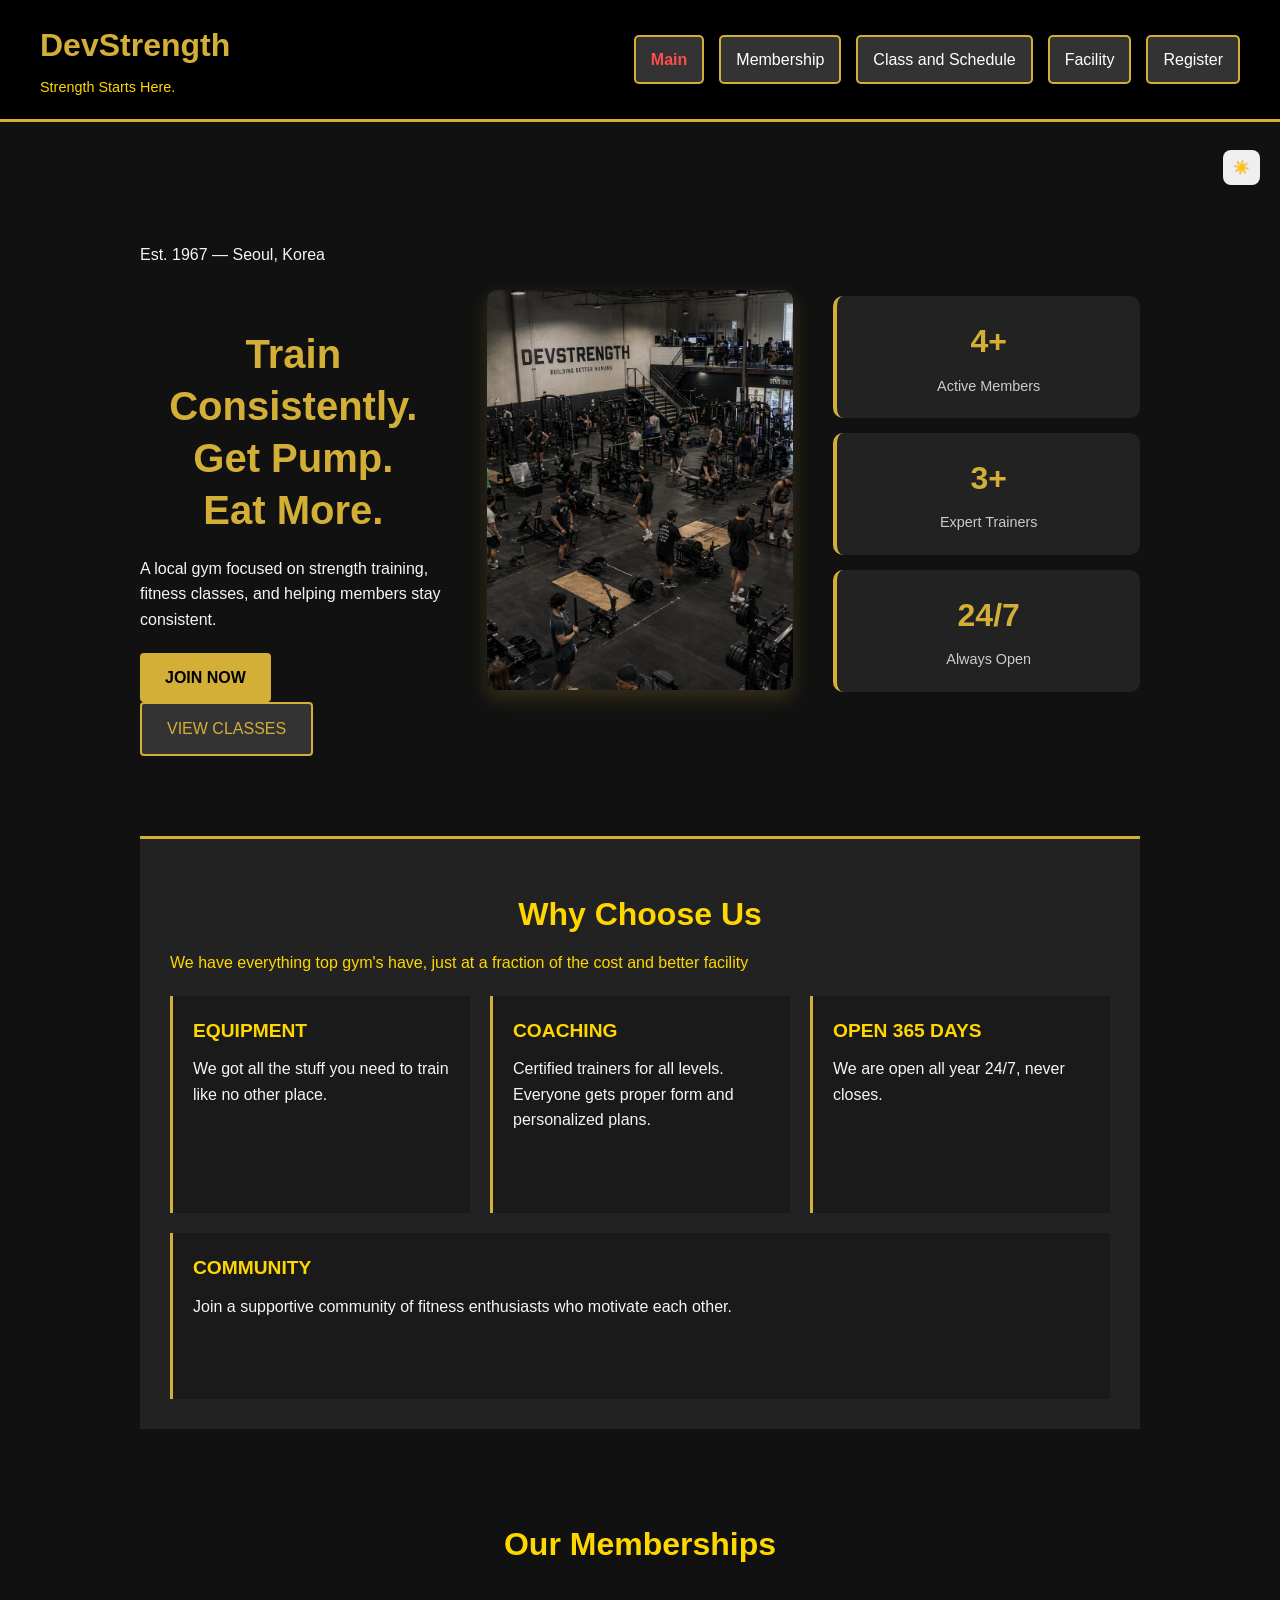
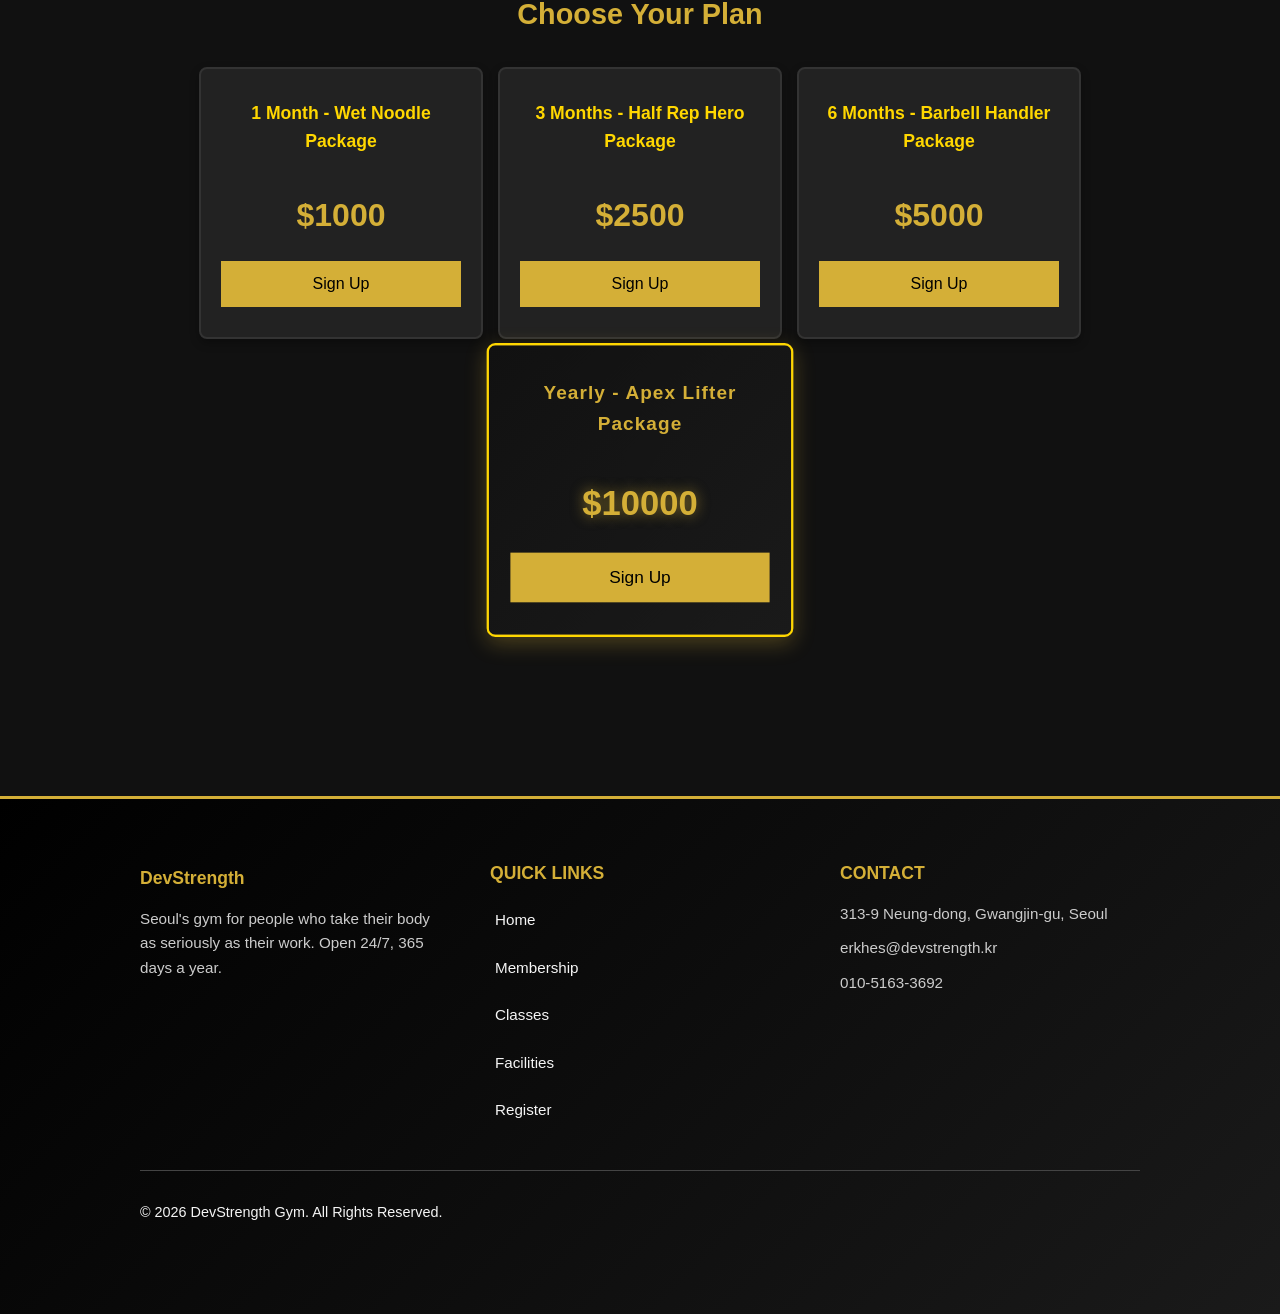
<file: index.html>
<!DOCTYPE html>
<html lang="en">
<head>
    <meta charset="UTF-8">
  <meta name="viewport" content="width=device-width, initial-scale=1.0">
    <title>DevStrength Fitness</title>
    <link rel="icon" href="assets/logo.png" type="image/png">
    <link rel="stylesheet" href="css/styles.css">
    <script src="js/scripts.js"></script>
</head>
<body id="top">
    <header>
        <div class ="logo">
            <h1><strong>DevStrength</strong></h1>        
            <p>Strength Starts Here.</p>
        </div>
        <nav>
            <a href="index.html">Main</a>
            <a href="page2.html">Membership</a>
            <a href="page3.html">Class and Schedule</a>
            <a href="page4.html">Facility</a>
            <a href="page5.html">Register</a>
        </nav>
    </header>

<main>

    <section class="welcome_section">
            <div class="welcome-content">
                <p class="welcome-label">Est. 1967 &mdash; Seoul, Korea</p>
                <h2>Train Consistently.<br>Get Pump.<br>Eat More.</h2>
                <p class="welcome-tag">A local gym focused on strength training, fitness classes, and helping members stay consistent.</p>
                <div class="welcome-button">
                    <a href="page5.html" class="button-primary">JOIN NOW</a>
                    <a href="page3.html" class="button-secondary">VIEW CLASSES</a>
                </div>
            </div>
            <div class="welcome-image">
        <img src="assets/facility.png" alt="Strong athlete lifting weights in DevStrength gym">
    </div>
            <div class="welcome-stats">
    <div class="stat">
        <strong data-target="5">0+</strong>
        <span>Active Members</span>
    </div>
    <div class="stat">
        <strong data-target="4">0+</strong>
        <span>Expert Trainers</span>
    </div>
    <div class="stat">
        <strong>24/7</strong>
        <span>Always Open</span>
    </div>
</div>
        </section>

    <section class="why_us">
        <h2 class="section_label">Why Choose Us</h2>
        <p>We have everything top gym's have, just at a fraction of the cost and better facility</p>
        <div class="why">
            <article>
            <h3>EQUIPMENT</h3>
            <p>We got all the stuff you need to train like no other place.</p>
            </article>
              <article>
                <h3>COACHING</h3>
                <p>Certified trainers for all levels. Everyone gets proper form and personalized plans.</p>
            </article>
            <article>
                <h3>OPEN 365 DAYS</h3>
                <p>We are open all year 24/7, never closes.</p>
              </article>
            <article>
                <h3>COMMUNITY</h3>
                <p>Join a supportive community of fitness enthusiasts who motivate each other.</p>
            </article>
        </div>
    </section>

    <section class="membership-preview">

      <p class="section-label">Our Memberships</p>
      <h2>Choose Your Plan</h2>
      <div class="plans">
        <article class="plan-money">
          <h3>1 Month - Wet Noodle Package</h3>
          <p class="price">$1000</p>
          <a href="page2.html">Sign Up</a>
        </article>
        <article class="plan-money">
          <h3>3 Months - Half Rep Hero Package</h3>
          <p class="price">$2500</p>
          <a href="page2.html">Sign Up</a>
        </article>

        <article class="plan-money">
          <h3>6 Months - Barbell Handler Package</h3>
          <p class="price">$5000</p>
          <a href="page2.html">Sign Up</a>
        </article>
        <article class="plan-money featured">
          <h3>Yearly - Apex Lifter Package</h3>
          <p class="price">$10000</p>
          <a href="page2.html">Sign Up</a>
        </article>
      </div>
    </section>



</main>

<footer>
      <div class="footer-grid">
        <div class="footer-brand">
          <h3>DevStrength</h3>
          <p>Seoul's gym for people who take their body as seriously as their work. Open 24/7, 365 days a year.</p>
        </div>

        <div class="footer-links">
          <h4>QUICK LINKS</h4>
          <ul>
            <li><a href="index.html">Home</a></li>
            <li><a href="page2.html">Membership</a></li>
              <li><a href="page3.html">Classes</a></li>
            <li><a href="page4.html">Facilities</a></li>
            <li><a href="page5.html">Register</a></li>
          </ul>
        </div>
        <div class="footer-contact">
          <h4>CONTACT</h4>
          <p>313-9 Neung-dong, Gwangjin-gu, Seoul</p>
          <p>erkhes@devstrength.kr</p>
          <p>010-5163-3692</p>
        </div>
      </div>

      <div class="footer-bottom">
        <p>&copy; 2026 DevStrength Gym. All Rights Reserved.</p>
      </div>
    </footer>

</body>
</html>
</file>
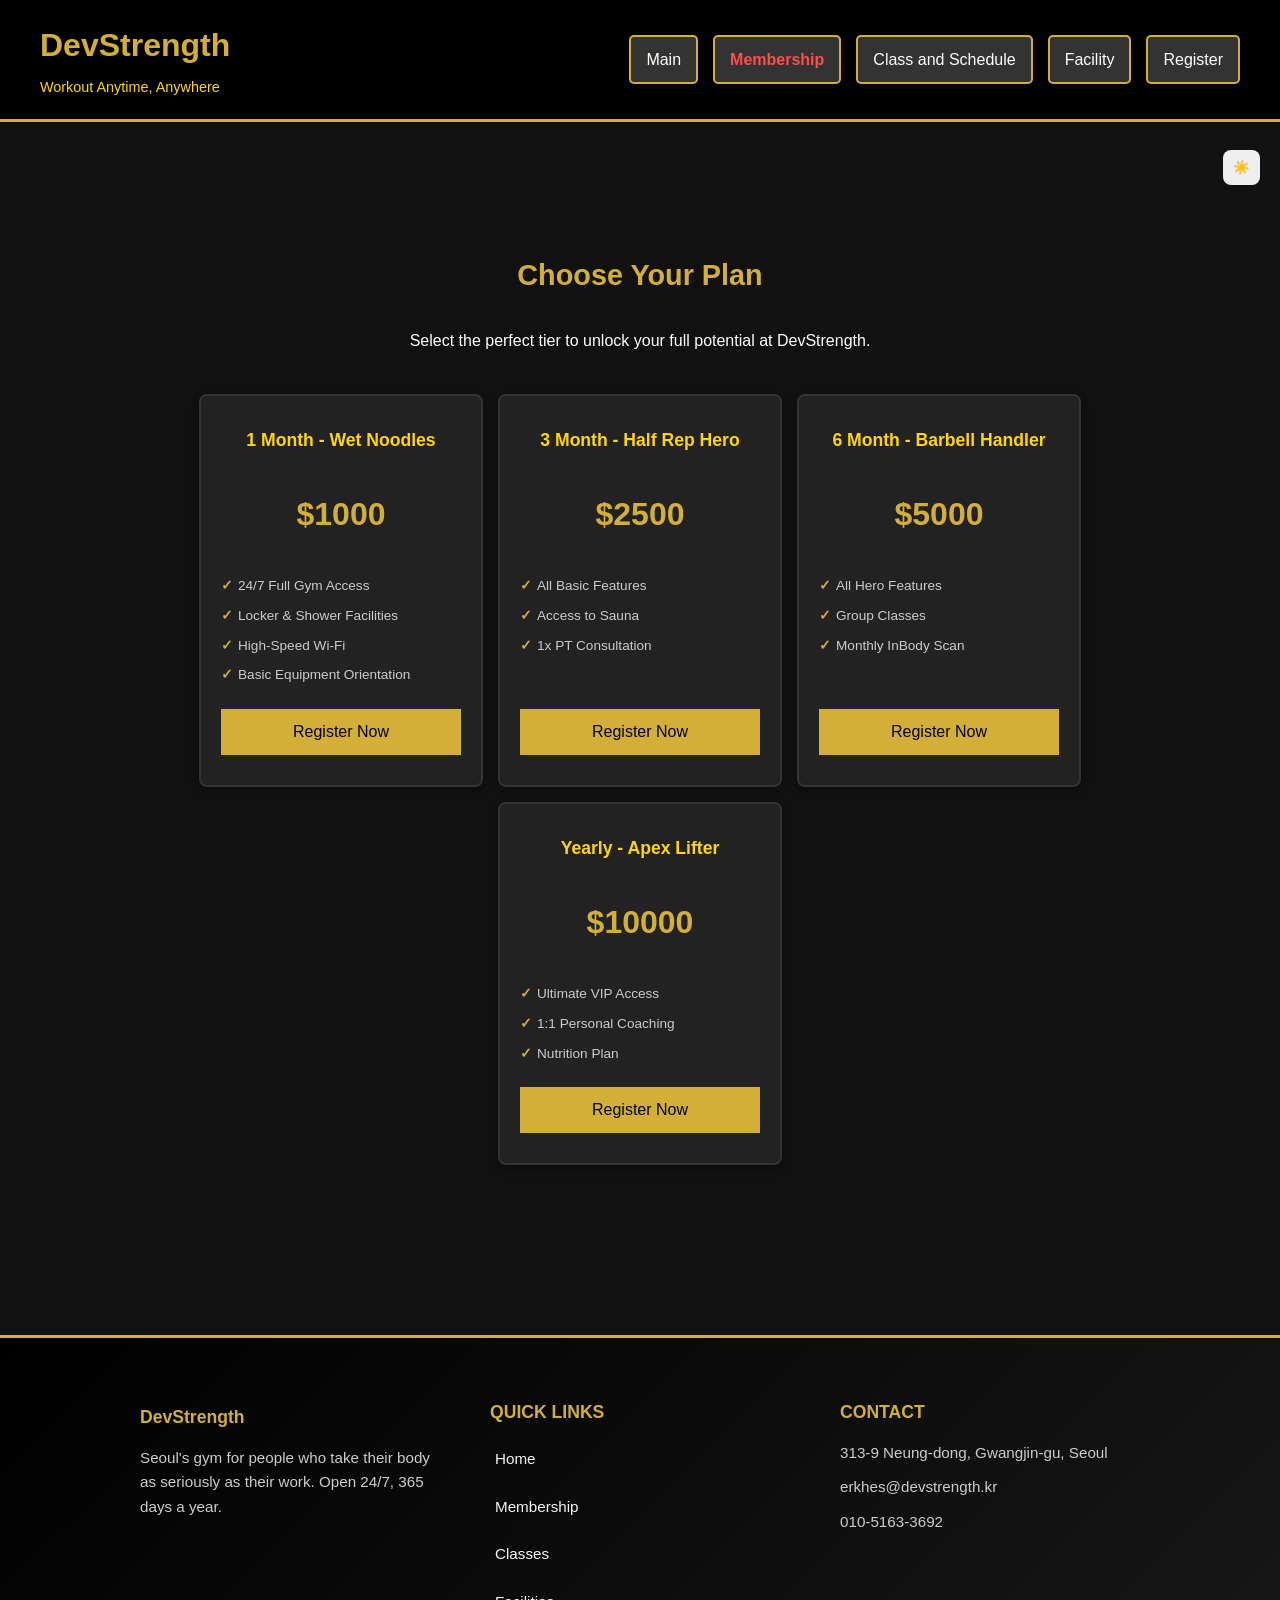
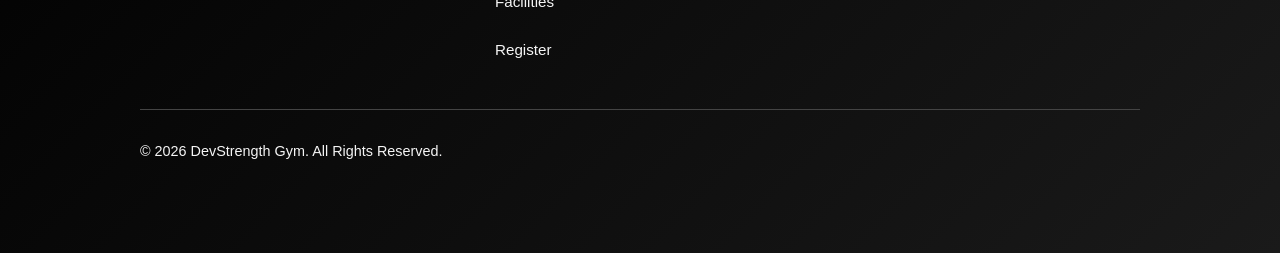
<file: page2.html>
<!DOCTYPE html>
<html lang="en">
<head>
    <meta charset="UTF-8">
  <meta name="viewport" content="width=device-width, initial-scale=1.0">
    <title>DevStrength - Membership</title>
    <link rel="icon" href="assets/logo.png" type="image/png">
    <link rel="stylesheet" href="css/styles.css">
    <script src="js/scripts.js"></script>
</head>
<body id="top">
    <header>
        <div class ="logo">
            <h1><strong>DevStrength</strong></h1>        
            <p>Workout Anytime, Anywhere</p>
        </div>
        <nav>
            <a href="index.html">Main</a>
            <a href="page2.html">Membership</a>
            <a href="page3.html">Class and Schedule</a>
            <a href="page4.html">Facility</a>
            <a href="page5.html">Register</a>
        </nav>
    </header>

<main>
    <section class="membership-preview">
      <h2>Choose Your Plan</h2>
      <p class="section-subtext">Select the perfect tier to unlock your full potential at DevStrength.</p>

      <div class="plans">
        <div class="plan-money">
          <h3>1 Month - Wet Noodles</h3>
          <div class="price">$1000</div>
          <ul class="feature-list">
            <li>24/7 Full Gym Access</li>
            <li>Locker & Shower Facilities</li>
            <li>High-Speed Wi-Fi</li>
            <li>Basic Equipment Orientation</li>
          </ul>
          <a href="page5.html">Register Now</a>
        </div>

        <div class="plan-money">
          <h3>3 Month - Half Rep Hero</h3>
          <div class="price">$2500</div>
          <ul class="feature-list">
            <li>All Basic Features</li>
            <li>Access to Sauna</li>
            <li>1x PT Consultation</li>
          </ul>
          <a href="page5.html">Register Now</a>
        </div>

        <div class="plan-money">
          <h3>6 Month - Barbell Handler</h3>
          <div class="price">$5000</div>
          <ul class="feature-list">
            <li>All Hero Features</li>
            <li>Group Classes</li>
            <li>Monthly InBody Scan</li>
          </ul>
          <a href="page5.html">Register Now</a>
        </div>
        
        <div class="plan-money">
          <h3>Yearly - Apex Lifter</h3>
          <div class="price">$10000</div>
          <ul class="feature-list">
            <li>Ultimate VIP Access</li>
            <li>1:1 Personal Coaching</li>
            <li>Nutrition Plan</li>
          </ul>
          <a href="page5.html">Register Now</a>
        </div>
      </div>
    </section>
</main>

<footer>
      <div class="footer-grid">
        <div class="footer-brand">
          <h3>DevStrength</h3>
          <p>Seoul's gym for people who take their body as seriously as their work. Open 24/7, 365 days a year.</p>
        </div>

        <div class="footer-links">
          <h4>QUICK LINKS</h4>
          <ul>
            <li><a href="index.html">Home</a></li>
            <li><a href="page2.html">Membership</a></li>
              <li><a href="page3.html">Classes</a></li>
            <li><a href="page4.html">Facilities</a></li>
            <li><a href="page5.html">Register</a></li>
          </ul>
        </div>
        <div class="footer-contact">
          <h4>CONTACT</h4>
          <p>313-9 Neung-dong, Gwangjin-gu, Seoul</p>
          <p>erkhes@devstrength.kr</p>
          <p>010-5163-3692</p>
        </div>
      </div>

      <div class="footer-bottom">
        <p>&copy; 2026 DevStrength Gym. All Rights Reserved.</p>
      </div>
    </footer>
</body>
</html>
</file>
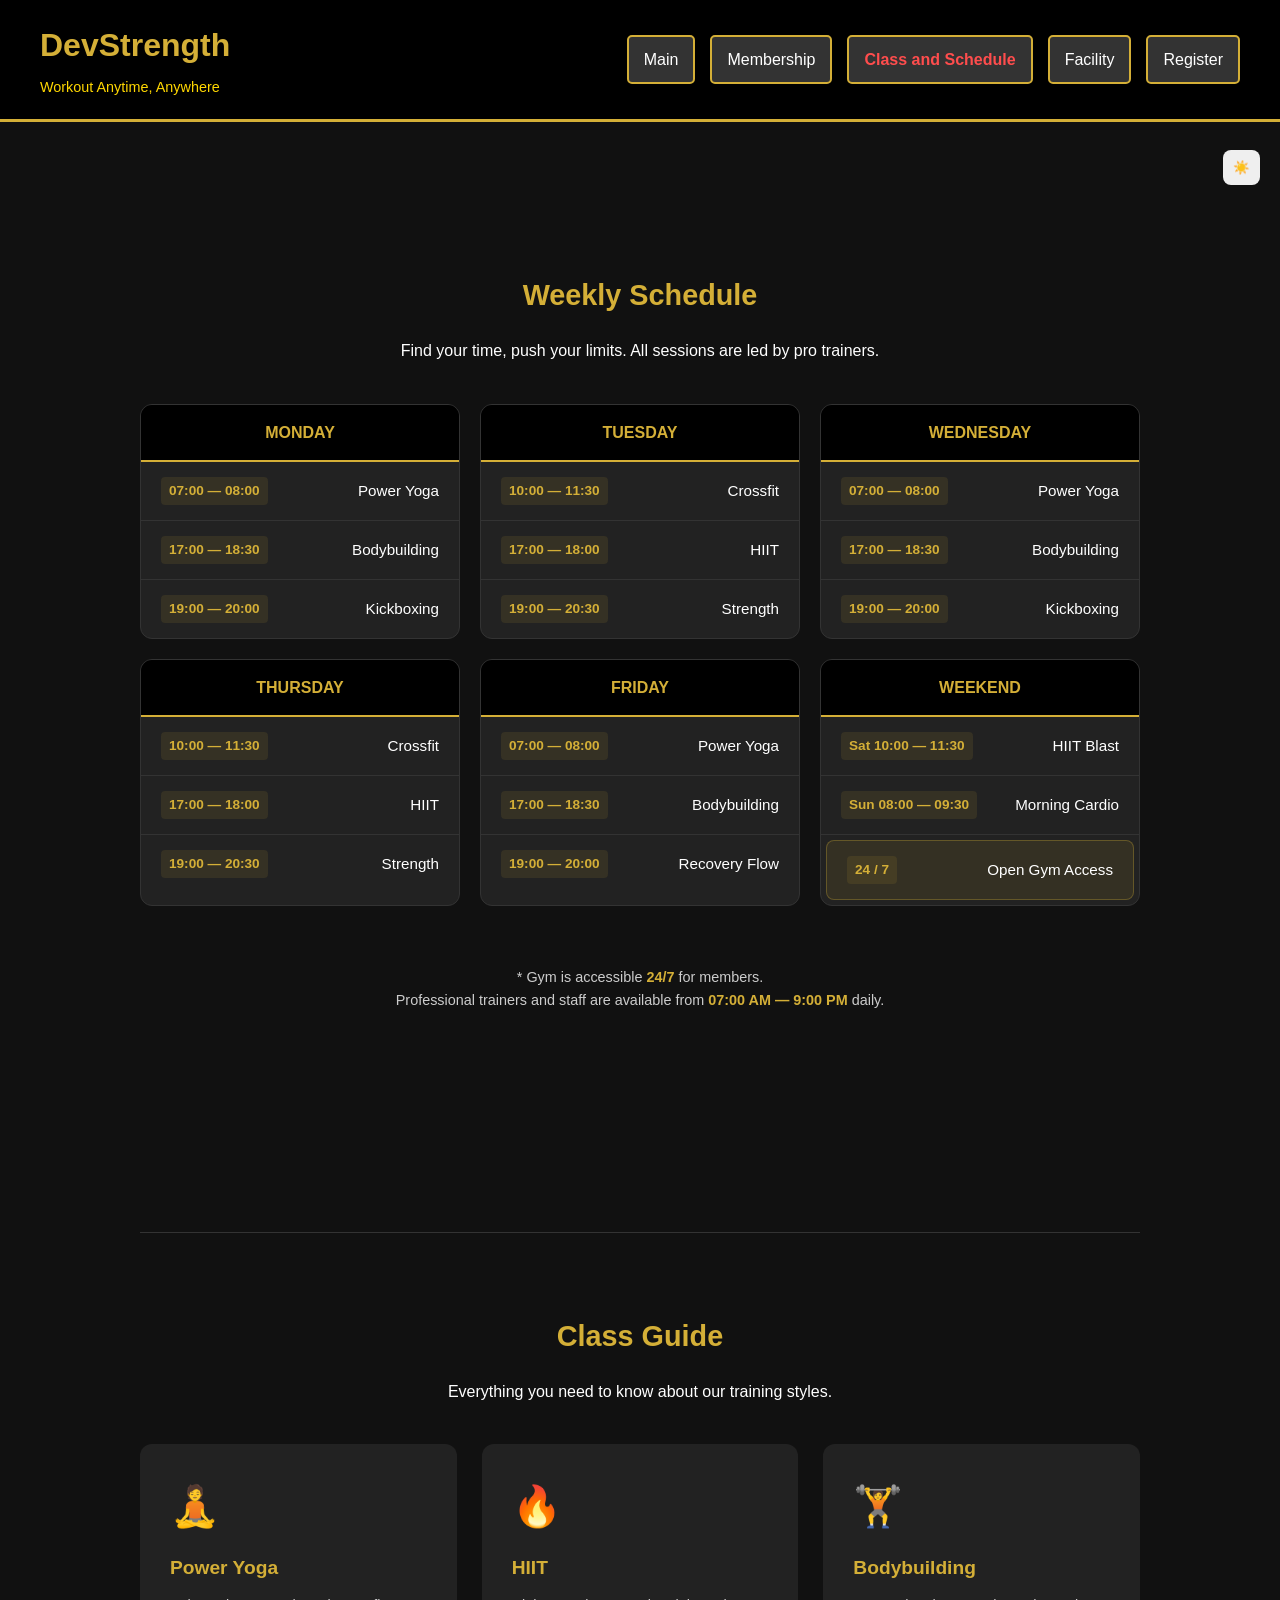
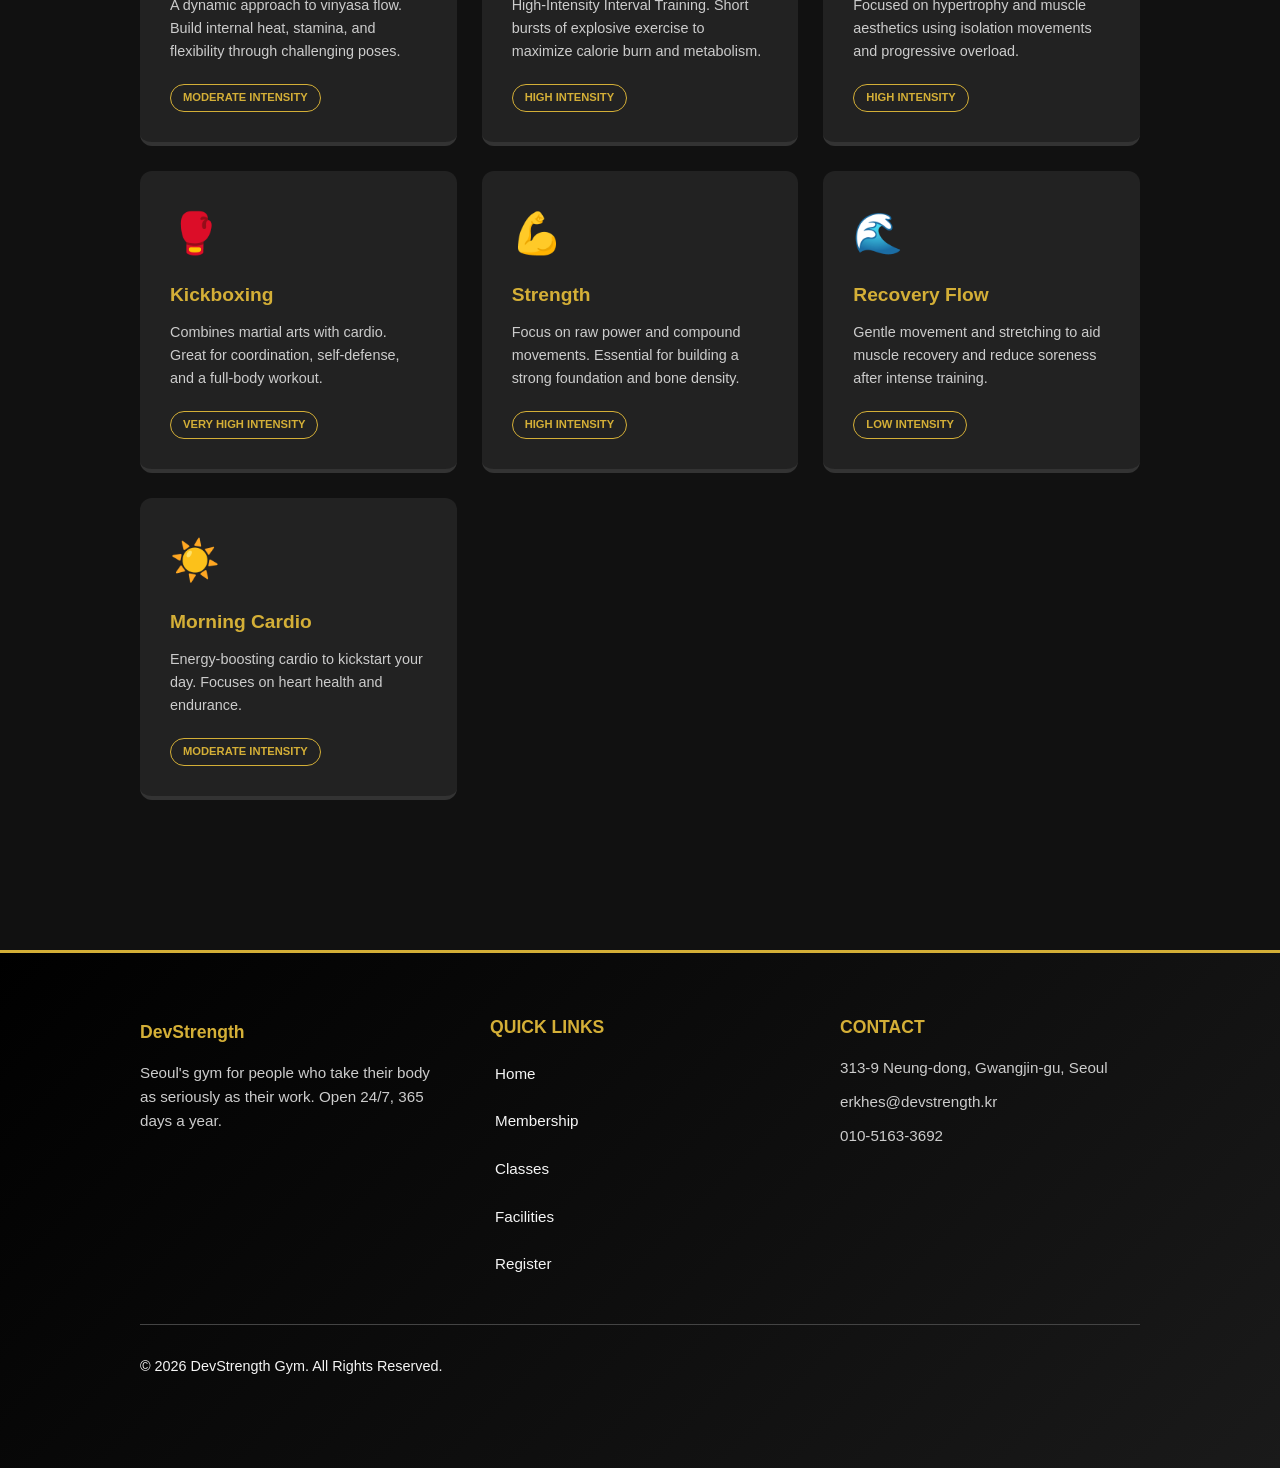
<file: page3.html>
<!DOCTYPE html>
<html lang="en">
<head>
    <meta charset="UTF-8">
  <meta name="viewport" content="width=device-width, initial-scale=1.0">
    <title>DevStrength - Class and Schedule</title>
    <link rel="icon" href="assets/logo.png" type="image/png">
    <link rel="stylesheet" href="css/styles.css">
    <script src="js/scripts.js"></script>
</head>
<body id="top">
    <header>
        <div class ="logo">
            <h1><strong>DevStrength</strong></h1>        
            <p>Workout Anytime, Anywhere</p>
        </div>
        <nav>
            <a href="index.html">Main</a>
            <a href="page2.html">Membership</a>
            <a href="page3.html">Class and Schedule</a>
            <a href="page4.html">Facility</a>
            <a href="page5.html">Register</a>
        </nav>
    </header>

<main>
    <section class="schedule-section">
        <div class="section-header">
            <h2>Weekly Schedule</h2>
            <p class="section-subtext">Find your time, push your limits. All sessions are led by pro trainers.</p>
        </div>

        <div class="schedule-grid">
            <div class="day-card">
                <div class="day-header">Monday</div>
                <div class="class-item">
                    <span class="time">07:00 — 08:00</span>
                    <span class="class-name">Power Yoga</span>
                </div>
                <div class="class-item">
                    <span class="time">17:00 — 18:30</span>
                    <span class="class-name">Bodybuilding</span>
                </div>
                <div class="class-item">
                    <span class="time">19:00 — 20:00</span>
                    <span class="class-name">Kickboxing</span>
                </div>
            </div>

            <div class="day-card">
                <div class="day-header">Tuesday</div>
                <div class="class-item">
                    <span class="time">10:00 — 11:30</span>
                    <span class="class-name">Crossfit</span>
                </div>
                <div class="class-item">
                    <span class="time">17:00 — 18:00</span>
                    <span class="class-name">HIIT</span>
                </div>
                <div class="class-item">
                    <span class="time">19:00 — 20:30</span>
                    <span class="class-name">Strength</span>
                </div>
            </div>

            <div class="day-card">
                <div class="day-header">Wednesday</div>
                <div class="class-item">
                    <span class="time">07:00 — 08:00</span>
                    <span class="class-name">Power Yoga</span>
                </div>
                <div class="class-item">
                    <span class="time">17:00 — 18:30</span>
                    <span class="class-name">Bodybuilding</span>
                </div>
                <div class="class-item">
                    <span class="time">19:00 — 20:00</span>
                    <span class="class-name">Kickboxing</span>
                </div>
            </div>

            <div class="day-card">
                <div class="day-header">Thursday</div>
                <div class="class-item">
                    <span class="time">10:00 — 11:30</span>
                    <span class="class-name">Crossfit</span>
                </div>
                <div class="class-item">
                    <span class="time">17:00 — 18:00</span>
                    <span class="class-name">HIIT</span>
                </div>
                <div class="class-item">
                    <span class="time">19:00 — 20:30</span>
                    <span class="class-name">Strength</span>
                </div>
            </div>

            <div class="day-card">
                <div class="day-header">Friday</div>
                <div class="class-item">
                    <span class="time">07:00 — 08:00</span>
                    <span class="class-name">Power Yoga</span>
                </div>
                <div class="class-item">
                    <span class="time">17:00 — 18:30</span>
                    <span class="class-name">Bodybuilding</span>
                </div>
                <div class="class-item">
                    <span class="time">19:00 — 20:00</span>
                    <span class="class-name">Recovery Flow</span>
                </div>
            </div>

            <div class="day-card weekend">
                <div class="day-header">Weekend</div>
                <div class="class-item">
                    <span class="time">Sat 10:00 — 11:30</span>
                    <span class="class-name">HIIT Blast</span>
                </div>
                <div class="class-item">
                    <span class="time">Sun 08:00 — 09:30</span>
                    <span class="class-name">Morning Cardio</span>
                </div>
                <div class="class-item highlight">
                    <span class="time">24 / 7</span>
                    <span class="class-name">Open Gym Access</span>
                </div>
            </div>
        </div>

        <p class="staff-notice">
            * Gym is accessible <strong>24/7</strong> for members. <br>
            Professional trainers and staff are available from <strong>07:00 AM — 9:00 PM</strong> daily.
        </p>
    </section>

    <section class="class-guide">
        <div class="section-header">
            <h2>Class Guide</h2>
            <p class="section-subtext">Everything you need to know about our training styles.</p>
        </div>
        
        <div class="guide-container">
            <article class="guide-card">
                <div class="guide-icon">🧘</div>
                <h3>Power Yoga</h3>
                <p>A dynamic approach to vinyasa flow. Build internal heat, stamina, and flexibility through challenging poses.</p>
                <span class="intensity">Moderate Intensity</span>
            </article>

            <article class="guide-card">
                <div class="guide-icon">🔥</div>
                <h3>HIIT</h3>
                <p>High-Intensity Interval Training. Short bursts of explosive exercise to maximize calorie burn and metabolism.</p>
                <span class="intensity">High Intensity</span>
            </article>

            <article class="guide-card">
                <div class="guide-icon">🏋️</div>
                <h3>Bodybuilding</h3>
                <p>Focused on hypertrophy and muscle aesthetics using isolation movements and progressive overload.</p>
                <span class="intensity">High Intensity</span>
            </article>

            <article class="guide-card">
                <div class="guide-icon">🥊</div>
                <h3>Kickboxing</h3>
                <p>Combines martial arts with cardio. Great for coordination, self-defense, and a full-body workout.</p>
                <span class="intensity">Very High Intensity</span>
            </article>

            <article class="guide-card">
                <div class="guide-icon">💪</div>
                <h3>Strength</h3>
                <p>Focus on raw power and compound movements. Essential for building a strong foundation and bone density.</p>
                <span class="intensity">High Intensity</span>
            </article>

            <article class="guide-card">
                <div class="guide-icon">🌊</div>
                <h3>Recovery Flow</h3>
                <p>Gentle movement and stretching to aid muscle recovery and reduce soreness after intense training.</p>
                <span class="intensity">Low Intensity</span>
            </article>

            <article class="guide-card">
                <div class="guide-icon">☀️</div>
                <h3>Morning Cardio</h3>
                <p>Energy-boosting cardio to kickstart your day. Focuses on heart health and endurance.</p>
                <span class="intensity">Moderate Intensity</span>
            </article>
        </div>
    </section>
</main>

<footer>
      <div class="footer-grid">
        <div class="footer-brand">
          <h3>DevStrength</h3>
          <p>Seoul's gym for people who take their body as seriously as their work. Open 24/7, 365 days a year.</p>
        </div>

        <div class="footer-links">
          <h4>QUICK LINKS</h4>
          <ul>
            <li><a href="index.html">Home</a></li>
            <li><a href="page2.html">Membership</a></li>
              <li><a href="page3.html">Classes</a></li>
            <li><a href="page4.html">Facilities</a></li>
            <li><a href="page5.html">Register</a></li>
          </ul>
        </div>
        <div class="footer-contact">
          <h4>CONTACT</h4>
          <p>313-9 Neung-dong, Gwangjin-gu, Seoul</p>
          <p>erkhes@devstrength.kr</p>
          <p>010-5163-3692</p>
        </div>
      </div>

      <div class="footer-bottom">
        <p>&copy; 2026 DevStrength Gym. All Rights Reserved.</p>
      </div>
    </footer>
</body>
</html>
</file>
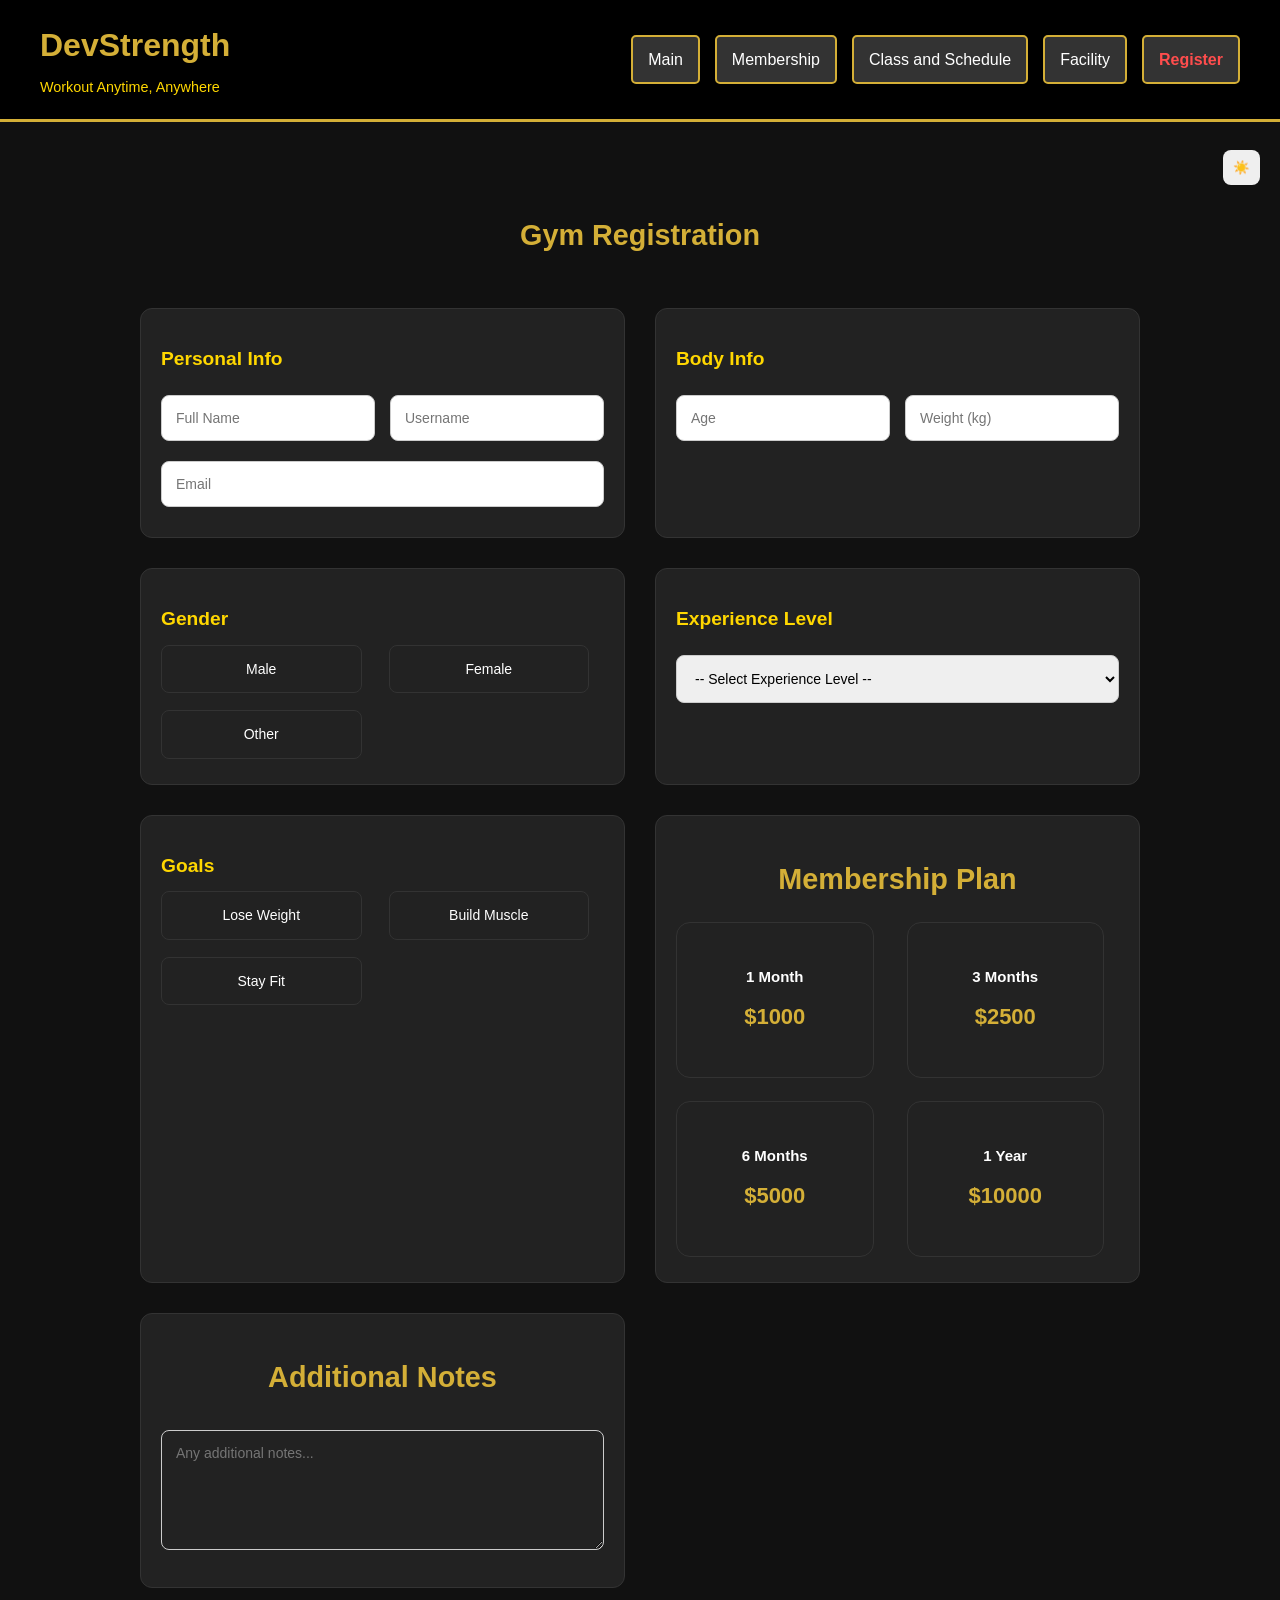
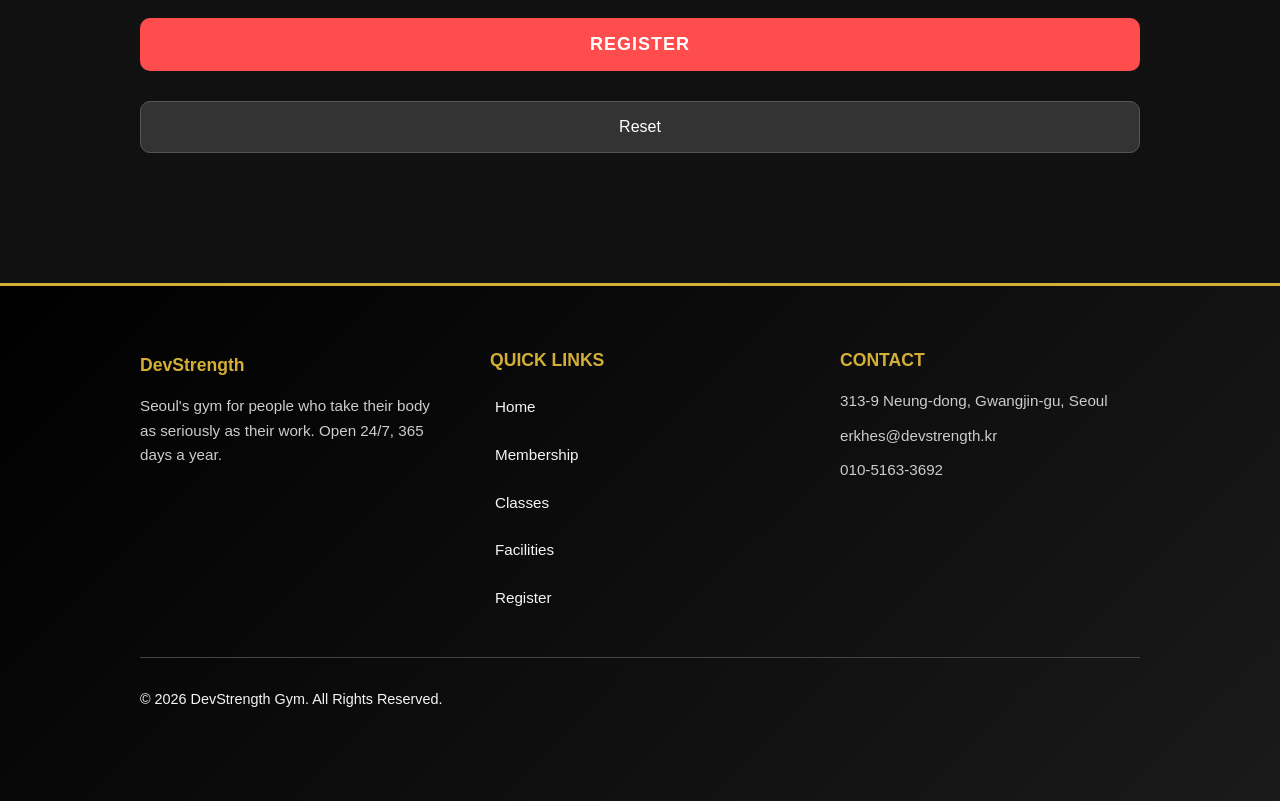
<file: page5.html>
<!DOCTYPE html>
<html lang="en">
<head>
    <meta charset="UTF-8">
  <meta name="viewport" content="width=device-width, initial-scale=1.0">
    <title>DevStrength - Register</title>
    <link rel="icon" href="assets/logo.png" type="image/png">
    <link rel="stylesheet" href="css/styles.css">
    <script src="js/scripts.js"></script>
</head>
<body id="top">
    <header>
        <div class ="logo">
            <h1><strong>DevStrength</strong></h1>        
            <p>Workout Anytime, Anywhere</p>
        </div>
        <nav>
            <a href="index.html">Main</a>
            <a href="page2.html">Membership</a>
            <a href="page3.html">Class and Schedule</a>
            <a href="page4.html">Facility</a>
            <a href="page5.html">Register</a>
        </nav>
    </header>
<main>
    <div class="form-container">
        <form id="registrationForm">

            <h2>Gym Registration</h2>

            <!-- PERSONAL INFO -->
            <div class="form-section">
                <h3>Personal Info</h3>
                <div class="form-row">
                    <input type="text" id="name" placeholder="Full Name" required>
                    <input type="text" id="username" placeholder="Username" required>
                </div>
                <div class="form-row">
                  <input type="email" id="email" placeholder="Email" required>
                </div>
            </div>

            <!-- BODY INFO -->
            <div class="form-section">
                <h3>Body Info</h3>
                <div class="form-row">
                    <input type="number" id="age" placeholder="Age" required>
                    <input type="number" id="weight" placeholder="Weight (kg)" required>
                </div>
            </div>

            <!-- GENDER -->
            <div class="form-section">
                <h3>Gender</h3>
                <div class="options">
                    <label><input type="radio" name="gender" value="Male" required> Male</label>
                    <label><input type="radio" name="gender" value="Female"> Female</label>
                    <label><input type="radio" name="gender" value="Other"> Other</label>
                </div>
            </div>

            <!-- EXPERIENCE LEVEL (SELECT DROPDOWN) -->
            <div class="form-section">
                <h3>Experience Level</h3>
                <select id="experience" required>
                    <option value="">-- Select Experience Level --</option>
                    <option value="Beginner">Beginner</option>
                    <option value="Intermediate">Intermediate</option>
                    <option value="Advanced">Advanced</option>
                    <option value="Elite">Elite</option>
                </select>
            </div>

            <!-- GOALS -->
            <div class="form-section">
                <h3>Goals</h3>
                <div class="options">
                    <label><input type="checkbox" value="Lose Weight"> Lose Weight</label>
                    <label><input type="checkbox" value="Build Muscle"> Build Muscle</label>
                    <label><input type="checkbox" value="Stay Fit"> Stay Fit</label>
                </div>
            </div>

            <!-- PLAN -->
            <!-- Membership Plan -->
<div class="form-section">
    <h2>Membership Plan</h2>

    <div class="plan-options">
        <label class="plan-card">
            <input type="radio" name="plan" value="1 month" required>
            <span class="plan-title">1 Month</span>
            <span class="plan-price">$1000</span>
        </label>

        <label class="plan-card">
            <input type="radio" name="plan" value="3 months">
            <span class="plan-title">3 Months</span>
            <span class="plan-price">$2500</span>
        </label>

        <label class="plan-card">
            <input type="radio" name="plan" value="6 months">
            <span class="plan-title">6 Months</span>
            <span class="plan-price">$5000</span>
        </label>

        <label class="plan-card">
            <input type="radio" name="plan" value="1 year">
            <span class="plan-title">1 Year</span>
            <span class="plan-price">$10000</span>
        </label>
    </div>
</div>

<!-- Additional Notes -->
<div class="form-section">
    <h2>Additional Notes</h2>
    <textarea id="notes" placeholder="Any additional notes..."></textarea>
</div>

    <button type="submit">Register</button>
    <button type="reset">Reset</button>
</form>

    </div>
</main>


<footer>
      <div class="footer-grid">
        <div class="footer-brand">
          <h3>DevStrength</h3>
          <p>Seoul's gym for people who take their body as seriously as their work. Open 24/7, 365 days a year.</p>
        </div>

        <div class="footer-links">
          <h4>QUICK LINKS</h4>
          <ul>
            <li><a href="index.html">Home</a></li>
            <li><a href="page2.html">Membership</a></li>
              <li><a href="page3.html">Classes</a></li>
            <li><a href="page4.html">Facilities</a></li>
            <li><a href="page5.html">Register</a></li>
          </ul>
        </div>
        <div class="footer-contact">
          <h4>CONTACT</h4>
          <p>313-9 Neung-dong, Gwangjin-gu, Seoul</p>
          <p>erkhes@devstrength.kr</p>
          <p>010-5163-3692</p>
        </div>
      </div>

      <div class="footer-bottom">
        <p>&copy; 2026 DevStrength Gym. All Rights Reserved.</p>
      </div>
    </footer>
</body>
</html>
</file>
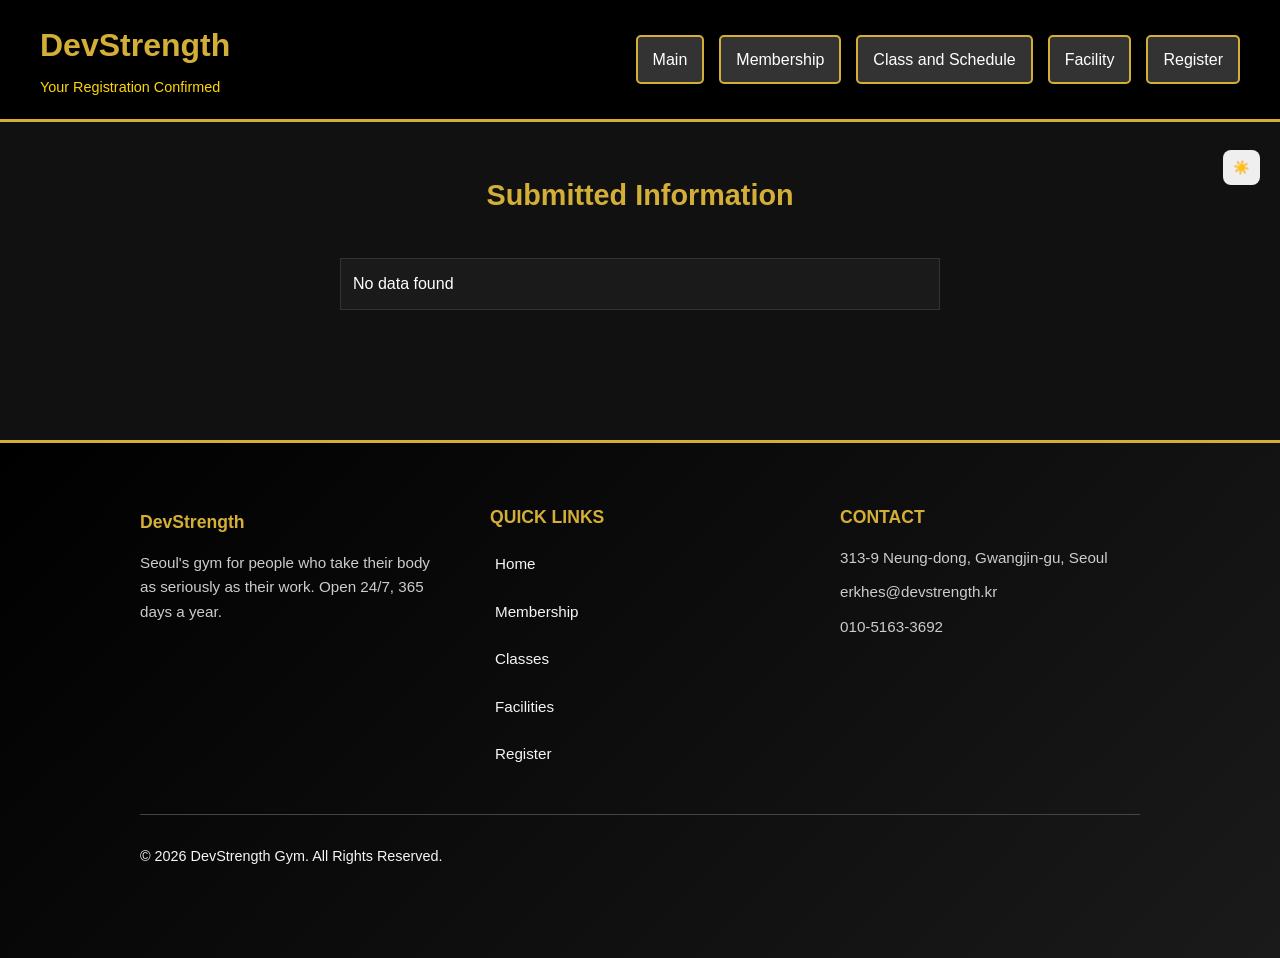
<file: result.html>
<!DOCTYPE html>
<html lang="en">
<head>
    <meta charset="UTF-8">
    <meta name="viewport" content="width=device-width, initial-scale=1.0">
    <title>DevStrength - Registration Result</title>
    <link rel="stylesheet" href="css/styles.css">
    <link rel="icon" href="assets/logo.png" type="image/png">
    <script src="js/scripts.js"></script>
</head>

<body id="top">
    <header>
        <div class ="logo">
            <h1><strong>DevStrength</strong></h1>        
            <p>Your Registration Confirmed</p>
        </div>
        <nav>
            <a href="index.html">Main</a>
            <a href="page2.html">Membership</a>
            <a href="page3.html">Class and Schedule</a>
            <a href="page4.html">Facility</a>
            <a href="page5.html">Register</a>
        </nav>
    </header>

    <main>
        <h2>Submitted Information</h2>

        <!-- TABLE -->
        <table id="dataTable"></table>

    </main>

    <footer>
        <div class="footer-grid">
            <div class="footer-brand">
                <h3>DevStrength</h3>
                <p>Seoul's gym for people who take their body as seriously as their work. Open 24/7, 365 days a year.</p>
            </div>

            <div class="footer-links">
                <h4>QUICK LINKS</h4>
                <ul>
                    <li><a href="index.html">Home</a></li>
                    <li><a href="page2.html">Membership</a></li>
                    <li><a href="page3.html">Classes</a></li>
                    <li><a href="page4.html">Facilities</a></li>
                    <li><a href="page5.html">Register</a></li>
                </ul>
            </div>
            <div class="footer-contact">
                <h4>CONTACT</h4>
                <p>313-9 Neung-dong, Gwangjin-gu, Seoul</p>
                <p>erkhes@devstrength.kr</p>
                <p>010-5163-3692</p>
            </div>
        </div>

        <div class="footer-bottom">
            <p>&copy; 2026 DevStrength Gym. All Rights Reserved.</p>
        </div>
    </footer>
</body>
</html>
</file>
<file: css/styles.css>
html{
  height: 100%;
  width: 100%;
}

body {
  background-color: #1a1a1a;
  color: #f5f5f5;
  font-family: Arial, sans-serif;
  margin: 0;
  padding: 0;
  line-height: 1.6;
}

/* RESULT PAGE TABLE */

#dataTable {
    margin: 40px auto;
    border-collapse: collapse;
    width: 60%;
    background-color: #1a1a1a;
    color: white;
}

#dataTable th,
#dataTable td {
    padding: 12px;
    border: 1px solid #333;
}

#dataTable th {
    background-color: #ff4d4d;
}

#dataTable tr:nth-child(even) {
    background-color: #2a2a2a;
}

/* Reveal animation /for js/*/
.stat, .card, .trainer, .hero-text {
    opacity: 0;
    transform: translateY(40px);
    transition: 0.6s ease;
}
.show{
    opacity: 1;
    transform: translateY(0);
}


h2 {
    text-align: center;
    margin-top: 60px;
}


/* LIGHT MODE (for js)*/
body.light-mode {
    background: #ffffff;
    color: #111;
}

/* Sections */
body.light-mode section{
    background: #f5f5f5;
}

/*Card*/
body.light-mode .plan-money,
body.light-mode .why article {
    background: #ffffff;
    color: #111;
    border: 1px solid #ddd;
}

/*Navbar*/
body.light-mode nav {
    background: #ffffff;
}
/* Buttons */
body.light-mode .button-primary {
    background: #ff4d4d;
    color: white;
}
body, section, nav, footer, .plan-money, .why article {
    transition: all 0.3s ease;
}

/* Footer */
body.light-mode footer {
    background: #f0f0f0;
    color: #111;
}

.welcome-content,
.stat,
.plan-money,
.why article {
    opacity: 0;
    transform: translateY(40px);
    transition: 0.6s ease;
}
.welcome-content.show,
.stat.show,
.plan-money.show,
.why article.show {
    opacity: 1;
    transform: translateY(0);
}
/* header styles */
header {
  background-color: #000;
  border-bottom: 3px solid #d4af37;
  padding: 20px 40px;
  display: flex;
  justify-content: space-between;
  align-items: center;
}
.logo h1{
  color: #d4af37;
  font-size: 2rem;
  margin: 0;
  padding: 0;
}
.logo p{
  color: #ffd700;
  font-size: 0.9rem;
  margin: 5px 0 0 0;
}
nav{
  display: flex;
  gap: 15px;
}

nav a{
  text-decoration: none;
  color: white;
  background-color: #333;
  padding: 10px 15px;
  border: 2px solid #d4af37;
  border-radius: 5px;
  cursor: pointer;
}

nav a:hover{
  background-color: #d4af37;
  color: black;
  transition: all 0.3s;
}

h1{
  color: #d4af37;
  font-size: 2rem;
  margin: 0;
}

/* different h2 style */
h2{
  color: #d4af37;
  font-size: 1.8rem;
  margin: 20px 0;
}

h3{
  color: #ffd700;
  font-size: 1.2rem;
  margin: 15px 0 10px 0;
}

/* footer headings */
h4{
  color: #ffd700;
  margin: 10px 0;
}

p{
  color: #f5f5f5;
  line-height: 1.6;
  margin: 10px 0;
  margin-bottom: 60px;
}
main{
  max-width: 1000px;
  margin: 0 auto;
  padding: 30px;
}

section{
  margin: 40px 0;
  padding: 20px 0;
}

.section_label, 
.section-label {
    color: #ffd700;
    font-size: 2rem;
    font-weight: bold;
    text-align: center;
    margin-bottom: 10px;
    display: block;
}

.section-subtext {
    color: #ffffff;
    font-size: 1rem;
    font-weight: normal;
    text-align: center;
    margin-top: 0;
    margin-bottom: 40px;
    display: block;
}

body.light-mode .section-subtext {
    color: #000000;
}

/*Page Changing Sliding Animation (for JS)*/
body{
    opacity: 1;
    transform: translateX(0);
    transition: all 0.25s ease;
}

body.fade-out{
    opacity: 0;
    transform: translateX(-15px); 
}

.welcome_section{
  display: flex;
  gap: 40px;
  align-items: center;
  padding: 40px 0;
}

.welcome-content{
  flex: 1;
}

.welcome-content h2{
  font-size: 2.5rem;
  line-height: 1.3;
  margin-bottom: 20px;
}

.welcome-tag{
  font-size: 1rem;
  margin-bottom: 20px;
}

.welcome-button{
  margin-top: 20px;
}

.button-primary, .button-secondary{
  padding: 12px 25px;
  margin-right: 10px;
  text-decoration: none;
  border: none;
  border-radius: 4px;
  display: inline-block;
  cursor: pointer;
}

.button-primary{
  background-color: #d4af37;
  color: black;
  font-weight: bold;
}

.button-primary:hover {
  background-color: #ffd700;
  /* lightens on hover */
  background-color: #ffd700;
}

/* tried this before but didnt work */
.button-secondary {
  background-color: #333;
  color: #d4af37;
  border: 2px solid #d4af37;
}

.button-secondary:hover{
  background-color: #555;
}
.welcome-image{
    flex: 1;
    text-align: center;
}
.welcome-image img{
    width: 100%;
    max-width: 400px;
    border-radius: 10px;
    box-shadow: 0 8px 20px rgba(212, 175, 55, 0.2);
    object-fit: cover;
    height: 400px;
}
/* Mobile stuff */
@media (max-width: 768px) {
    .welcome_section {
        flex-direction: column;
    }
    .welcome-image img {
        max-width: 100%;
        height: auto;
    }
}
.welcome-stats {
  flex: 1;
  display: flex;
  flex-direction: column;
  gap: 15px;
}
.stat {
  padding: 20px;
  border-radius: 10px;
  text-align: center;
  transition: 0.2s;

  background-color: #222;
  border-left: 4px solid #d4af37;
}

.stat strong {
  color: #d4af37;
  font-size: 2rem;
  display: block;
  margin-bottom: 5px;
}

.stat span {
  color: #ccc;
  font-size: 0.9rem;
}

.featured,
.apex {
    background: linear-gradient(135deg, #111, #1a1a1a);
    border: 2px solid #d4af37;
    border-radius: 12px;
    transform: scale(1.05);
    box-shadow: 0 0 20px rgba(212, 175, 55, 0.2);
}

.featured h3,
.apex h3 {
    color: #d4af37;
    letter-spacing: 1px;
}

.featured h2,
.featured .price {
    color: #d4af37;
    font-size: 2.3rem;
    text-shadow: 0 0 12px rgba(212, 175, 55, 0.6);
}

.featured p {
    color: #ccc;
}

.featured button {
    background: #d4af37;
    color: black;
    font-weight: bold;
    transition: 0.2s;
}

.featured button:hover {
    background: #c19b2e;
    transform: scale(1.05);
}

.featured:hover {
    transform: scale(1.08);
    box-shadow: 0 0 30px rgba(212, 175, 55, 0.4);
}

form input,
form select,
form textarea {
    width: 100%;
    padding: 12px;
    margin: 10px 0;
    border: 1px solid #ccc;
    border-radius: 8px;
    font-size: 14px;
    outline: none;
    transition: 0.2s;
}

form input:focus,
form select:focus,
form textarea:focus {
    border-color: #ff4d4d;
    box-shadow: 0 0 8px rgba(255, 77, 77, 0.3);
}

form button[type="submit"] {
    width: 100%;
    padding: 16px;          
    font-size: 18px;        
    border-radius: 10px;    
    background: #ff4d4d;
    color: white;
    border: none;
    font-weight: bold;
    cursor: pointer;
    transition: 0.2s;
}

.options {
    display: flex;
    flex-wrap: wrap;
    gap: 15px;
}

form label {
    display: flex;
    align-items: center;
    gap: 8px;          
    margin-right: 15px;
    margin-bottom: 8px;
    cursor: pointer;
}

form input[type="radio"],
form input[type="checkbox"] {
    width: auto;
    transform: scale(1.2);
}

body:not(.light-mode) .form-group {
    background: #1a1a1a;
    border: 1px solid #333;
}

body:not(.light-mode) .form-group p,
body:not(.light-mode) .form-group label {
    color: #ddd;
}



form button[type="submit"] {
    letter-spacing: 1px;
    text-transform: uppercase;
}

form button[type="submit"]:hover {
    background: #e60000;
    transform: translateY(-3px) scale(1.02);
}

form label {
    display: inline-flex;
    align-items: center;
    gap: 6px;
    margin-right: 15px;
    cursor: pointer;
}

.form-group {
    background: #f9f9f9;
    padding: 12px;
    border-radius: 8px;
    margin: 10px 0;
}

form input[type="radio"],
form input[type="checkbox"] {
    transform: scale(1.2);
    cursor: pointer;
}

a, button, .plan, .stat {
    transition: all 0.25s ease;
}

body.light-mode .featured:hover {
    transform: scale(1.05);
    box-shadow: 0 6px 20px rgba(0,0,0,0.15);
    border-color: #ff4d4d;
}

body:not(.light-mode) .featured h2,
body:not(.light-mode) .featured h3,
body:not(.light-mode) .featured .price,
body:not(.light-mode) .featured strong {
    color: #d4af37;
}

body:not(.light-mode) .featured p,
body:not(.light-mode) .featured span {
    color: #ccc;
}

body.light-mode .featured,
body.light-mode .apex {
    background: linear-gradient(135deg, #fff7e6, #ffffff);
    border: 2px solid #d4af37;
    color: #222;
}

body.light-mode .featured h3,
body.light-mode .apex h3 {
    color: #d4af37;
}

body.light-mode .featured h2,
body.light-mode .featured .price,
body.light-mode .featured strong {
    color: #d4af37; 
    font-weight: bold;
}

body.light-mode .featured strong,
body.light-mode .apex strong {
    color: #d4af37;
}

body.light-mode .stat {
  background-color: #ffffff;
  border: 1px solid #ddd;
  border-left: 4px solid #ff4d4d;
  box-shadow: 0 4px 10px rgba(0,0,0,0.08);
}

body.light-mode .stat strong {
  color: #ff4d4d;
}

body.light-mode .stat span {
  color: #333;
}

body.light-mode footer a {
    color: #111 !important;
    background: none !important;
}

body.light-mode footer a:hover {
    color: #ff4d4d !important;
}


body.light-mode .stat {
  background-color: #f5f5f5;
  border-left: 3px solid #ff4d4d;
}

body.light-mode .stat strong {
  color: #ff4d4d;
}

body.light-mode .stat span {
  color: #333;
}

.why_us{
  background-color: #222;
  padding: 30px;
  border-top: 3px solid #d4af37;
}

.why_us h2 {
  margin-bottom: 10px;
}

.why_us > p{
  color: #ffd700;
  margin-bottom: 20px;
}

.why{
  display: flex;
  flex-wrap: wrap;
  gap: 20px;
  margin-top: 20px;
}

.why article{
  background-color: #1a1a1a;
  padding: 20px;
  flex: 1;
  min-width: 200px;
  border-left: 3px solid #d4af37;
}

.why article h3{
  margin-top: 0;
  margin-bottom: 10px;
}

.membership-preview {
  text-align: center;
  padding: 40px 0;
  /* added padding */
}

.membership-preview h2 {
  margin-bottom: 30px;
}


.plans {
  display: flex;
  flex-wrap: wrap;
  gap: 20px;
  justify-content: center;
  max-width: 1000px;
  margin: 0 auto;
}

form {
    width: 100%;
    margin: 30px auto;
}

#registrationForm h2,
#registrationForm button,
#registrationForm textarea,
#registrationForm select {
    grid-column: span 2;
}


/* FORM CONTAINER */
form {
    width: 100%;
    max-width: 1000px;
    margin: 40px auto;
}

/* GRID LAYOUT */
#registrationForm {
    display: grid;
    grid-template-columns: 1fr 1fr;
    gap: 30px;
}

/* FULL WIDTH ELEMENTS */
#registrationForm h2,
#registrationForm button,
#registrationForm textarea,
#registrationForm select {
    grid-column: span 2;
}

.form-row {
    display: flex;
    gap: 15px;
}

.form-row input {
    flex: 1;
    min-width: 0; 
}

/* SECTION BOX */
.form-section {
    padding: 20px;
    border-radius: 12px;
    background: var(--card-bg);
    border: 1px solid var(--border-color);
}

/* INPUT ROW */
.form-row {
    display: flex;
    gap: 15px;
}

.form-row input {
    flex: 1;
}

form input,
form select,
form textarea {
    width: 100%;
    padding: 14px;
    margin: 10px 0;
    border-radius: 8px;
    border: 1px solid #ccc;
}

/* HIDE INPUT */
.options input {
    display: none;
}

textarea {
    width: 100%;
    padding: 14px;
    border-radius: 10px;
    border: 1px solid var(--border-color);
    background: var(--card-bg);
    color: var(--text-main);
    resize: vertical;
    min-height: 120px;
    box-sizing: border-box;
}

/* BUTTON STYLE */
.options label {
    padding: 12px 18px;
    border-radius: 8px;
    border: 1px solid var(--border-color);
    background: var(--card-bg);
    color: var(--text-main);
    cursor: pointer;
    transition: 0.2s;
    font-size: 14px;

    display: flex;
    align-items: center;
    justify-content: center;
}

/* HOVER */
.options label:hover {
    border-color: var(--gold);
    transform: translateY(-2px);
}

/* ✅ FIXED SELECTED STATE */
.options label:has(input:checked) {
    background: var(--gold);
    color: black;
    border-color: var(--gold);
    font-weight: bold;
}

/* MAKE THEM BIGGER (your request) */
.options {
    display: grid;
    grid-template-columns: repeat(2, 1fr); /* 2 per row */
    gap: 12px;
}

/* OPTIONAL: full width on small screens */
@media (max-width: 500px) {
    .options {
        grid-template-columns: 1fr;
    }
}

/* PLAN GRID */
.plan-options {
    display: grid;
    grid-template-columns: repeat(2, 1fr);
    gap: 18px;
    margin-top: 10px;
}

/* HIDE RADIO */
.plan-card input {
    display: none;
}

/* CARD */
.plan-card {
    padding: 22px;
    border-radius: 14px;
    border: 1px solid var(--border-color);
    background: var(--card-bg);
    cursor: pointer;
    transition: 0.25s;

    display: flex;
    flex-direction: column;
    justify-content: center;
    align-items: center;
    gap: 10px;

    text-align: center;
    min-height: 110px; /* makes all same height */
}

/* TITLE */
.plan-title {
    font-size: 15px;
    font-weight: 600;
}

/* PRICE */
.plan-price {
    font-size: 22px;
    font-weight: bold;
    color: var(--gold);
}

/* HOVER */
.plan-card:hover {
    border-color: var(--gold);
    transform: translateY(-4px);
}

/* SELECTED (STRONGER VISUAL) */
.plan-card:has(input:checked) {
    border: 2px solid var(--gold);
    background: linear-gradient(135deg, var(--gold-dim), transparent);
    box-shadow: 0 0 12px rgba(212, 175, 55, 0.25);
    transform: scale(1.03);
}

form button {
    width: 100%;
    padding: 16px;
    font-size: 16px;
    border-radius: 10px;
    border: none;
    cursor: pointer;
    transition: 0.2s;
}

/* Submit */
form button[type="submit"] {
    background: #ff4d4d;
    color: white;
}

/* Reset */
form button[type="reset"] {
    background: #333;
    color: white;
    border: 1px solid #555;
}

/* Hover */
form button[type="submit"]:hover {
    background: #e60000;
}

form button[type="reset"]:hover {
    background: #555;
}

/* LIGHT MODE */
body.light-mode form button[type="reset"] {
    background: #ddd;
    color: #111;
}

/* OPTIONAL: highlight popular */
.plan-card.featured {
    border: 2px solid var(--gold);
}

/* MOBILE */
@media (max-width: 700px) {
    .plan-options {
        grid-template-columns: 1fr;
    }
}

body.light-mode p,
body.light-mode label {
    color: #111;
}

body.light-mode input,
body.light-mode select,
body.light-mode textarea {
    color: #111;
    background: #fff;
    border: 1px solid #ccc;
}

/* Header background */
body.light-mode header {
    background: #ffffff;
    color: #111;
    box-shadow: 0 2px 8px rgba(0,0,0,0.1);
}

/* Logo text */
body.light-mode .logo h1,
body.light-mode .logo p {
    color: #111;
}

body.light-mode nav a {
    color: #111;
}

body.light-mode nav a:hover {
    color: #ff4d4d;
}
body.light-mode header * {
    background: transparent;
}

body.light-mode footer {
    background: #f9f9f9;
    color: #111;
}

body.light-mode footer p,
body.light-mode footer h3,
body.light-mode footer h4,
body.light-mode footer li {
    color: #111;
}

body.light-mode footer a {
    color: #111;
    text-decoration: none;
}

body.light-mode footer a:hover {
    color: #ff4d4d;
}

body.light-mode .footer-bottom {
    border-top: 1px solid #ccc;
}
label{
    font-size: 14px;
}
form p{
    margin-bottom: 5px;
    margin-top: 10px;
}
form label{
    display: inline-flex;
    align-items: center;
    gap: 5px;
    margin-right: 15px;
    margin-bottom: 5px;
}
form input[type="radio"],
form input[type="checkbox"] {
    margin: 0;
}
.cancel-btn {
    background: #ff4d4d;
    color: white;
    border: none;
    padding: 6px 10px;
    border-radius: 5px;
    cursor: pointer;
    transition: 0.2s;
}

.cancel-btn:hover {
    background: #e60000;
}
.plan-money {
  background-color: #222;
  padding: 30px 20px;
  border-radius: 8px;
  text-align: center;
  width: 220px;
  border: 2px solid #333;
  box-shadow: 0 4px 10px rgba(0, 0, 0, 0.3);
  transition: all 0.2s;
}
.plan-money:hover {
  border-color: #d4af37;
  box-shadow: 0 6px 15px rgba(212, 175, 55, 0.2);
}

.plan-money.featured {
  background-color: #d4af37;
  color: black;
  border: 2px solid #ffd700;
  transform: scale(1.08);
  box-shadow: 0 6px 20px rgba(212, 175, 55, 0.3);
}

.plan-money.featured h3 {
  color: black;
}

.plan-money.featured .price {
  color: black;
}

.plan-money h3 {
  margin: 0 0 15px 0;
  font-size: 1.1rem;
}

.plan-money .price {
  color: #d4af37;
  font-size: 2rem;
  margin: 20px 0;
  font-weight: bold;
}

.plan-money a {
  text-decoration: none;
  color: black;
  background-color: #d4af37;
  padding: 10px 20px;
  cursor: pointer;
}

body.light-mode nav a,
body.light-mode a,
body.light-mode button,
body.light-mode .button-primary {
    background-color: #ff4d4d !important;
    color: white !important;
    border: none !important;
}



.plan-money a:hover {
  background-color: #ffd700;
}

body.light-mode a.button-primary,
body.light-mode .button-primary {
    background: #ff4d4d !important;
    color: white !important;
}

body.light-mode nav a {
    color: #111;
}

body.light-mode nav a:hover,
body.light-mode nav a.active {
    color: #ff4d4d;
}

body.light-mode .button-primary,
body.light-mode button {
    background: #ff4d4d;
    color: white;
    border: none;
}

body.light-mode .button-primary:hover,
body.light-mode button:hover {
    background: #e60000;
}

 .plan-money a:hover {
  background-color: #ffd700;
}

footer {
  background: linear-gradient(135deg, #000 0%, #1a1a1a 100%);
  border-top: 3px solid #d4af37;
  color: #f5f5f5;
  padding: 50px 40px 30px;
  margin-top: 60px;
}

.footer-grid {
  display: flex;
  gap: 50px;
  max-width: 1000px;
  margin: 0 auto;
  flex-wrap: wrap;
  margin-bottom: 30px;
}

.footer-brand, .footer-links, .footer-contact {
  flex: 1;
  min-width: 220px;
}
/* footer section headingsgold colored */
.footer-brand h3, .footer-links h4, .footer-contact h4 {
  color: #d4af37;
  margin-bottom: 15px;
  font-size: 1.1rem;
}

.footer-brand p {
  color: #ccc;
  font-size: 0.95rem;
  line-height: 1.6;
}

.footer-links ul {
  list-style: none;
  padding: 0;
  margin: 0;
  /* test */
}

.footer-links ul li {
  margin: 12px 0;
  padding: 5px;
}

/* link styles in footer */
.footer-links a {
  color: #f5f5f5;
  text-decoration: none;
  font-size: 0.95rem;
}

/* hover effects */
.footer-links a:hover {
  color: #d4af37;
}

.footer-contact p {
  color: #ccc;
  margin: 10px 0;
  font-size: 0.95rem;
}

.footer-bottom {
  text-align: center;
  padding-top: 20px;
  border-top: 1px solid #444;
  max-width: 1000px;
  margin: 0 auto;
  display: flex;
  justify-content: space-between;
  align-items: center;
  font-size: 0.9rem;
}

.back-to-top {
  color: #d4af37;
  text-decoration: none;
  font-weight: bold;
}

.back-to-top:hover {
  color: #ffd700;
}

/* UNUSED - tried this but didnt use */
.title {
  font-size: 3rem;
  color: #d4af37;
}

/* global font attempt */
* {
  font-family: Arial;
}

@media (max-width: 768px) {
  header {
    flex-direction: column;
    gap: 15px;
  }

  nav {
    flex-wrap: wrap;
    justify-content: center;
  }

  .welcome_section {
    flex-direction: column;
  }

  .plans {
    flex-direction: column;
    align-items: center;
  }

  .footer-grid {
    flex-direction: column;
    gap: 30px;
  }

  .footer-bottom {
    flex-direction: column;
    gap: 10px;
  }
  
  /* smaller text on mobile */
  .plan-money .price {
    font-size: 1.5rem;
  }
}


.plans {
    display: flex;
    justify-content: center;
    gap: 15px;
    max-width: 1100px;
    margin: 0 auto;
}

.plan-money {
    width: 240px; 
    display: flex;
    flex-direction: column;
}

.feature-list {
    list-style: none;
    padding: 0;
    margin: 15px 0;
    text-align: left;
    flex-grow: 1;
}

.feature-list li {
    font-size: 0.85rem;
    color: #ccc;
    margin-bottom: 8px;
    display: flex;
    align-items: center;
}

.feature-list li::before {
    content: "✓ ";
    color: #d4af37;
    font-weight: bold;
    margin-right: 5px;
}

body.light-mode .feature-list li {
    color: #111;
}

.plan-money.featured .feature-list li,
.plan-money.featured .feature-list li::before {
    color: black;
}


:root {
    --bg-color: #111;
    --card-bg: #222;
    --header-bg: #000;
    --header-text: #d4af37;
    --text-main: #ffffff;
    --text-dim: #cccccc;
    --border-color: #333;
    --gold: #d4af37;
    --gold-dim: rgba(212, 175, 55, 0.1);
}


body.light-mode {
    --bg-color: #f4f4f4;
    --card-bg: #ffffff;
    --header-bg: #e0e0e0; 
    --header-text: #222;
    --text-main: #222222;
    --text-dim: #555555;
    --border-color: #dddddd;
    --gold: #b8860b;
    --gold-dim: rgba(212, 175, 55, 0.15);
}


body {
    background-color: var(--bg-color);
    color: var(--text-main);
    transition: background-color 0.3s ease;
    font-family: sans-serif; 
}

.schedule-section { padding: 60px 0; }
.section-header { text-align: center; margin-bottom: 40px; }


.schedule-grid {
    display: grid;
    grid-template-columns: repeat(auto-fit, minmax(280px, 1fr));
    gap: 20px;
}

.day-card {
    background-color: var(--card-bg);
    border-radius: 12px;
    border: 1px solid var(--border-color);
    overflow: hidden;
    transition: 0.3s ease;
}

.day-card:hover {
    border-color: var(--gold);
    transform: translateY(-5px);
}

.day-header {
    background-color: var(--header-bg);
    color: var(--header-text);
    padding: 15px;
    font-weight: bold;
    text-align: center;
    text-transform: uppercase;
    border-bottom: 2px solid var(--gold);
}

.class-item {
    padding: 15px 20px;
    display: flex;
    justify-content: space-between;
    align-items: center;
    border-bottom: 1px solid var(--border-color);
}

.class-item:last-child { border-bottom: none; }

.time {
    color: var(--gold);
    font-size: 0.85rem;
    font-weight: bold;
    background: var(--gold-dim);
    padding: 3px 8px;
    border-radius: 4px;
}

.class-name { color: var(--text-main); font-size: 0.95rem; }


.class-item.highlight { 
    background-color: var(--gold-dim);
    border: 1px solid rgba(212, 175, 55, 0.3);
    margin: 5px;
    border-radius: 8px;
}


.staff-notice {
    text-align: center;
    margin-top: 40px;
    padding: 20px;
    font-size: 0.9rem;
    color: var(--text-dim);
    line-height: 1.6;
}

.staff-notice strong { color: var(--gold); }


.class-guide {
    margin-top: 80px;
    padding-top: 60px;
    border-top: 1px solid var(--border-color);
}

.guide-container {
    display: grid;
    grid-template-columns: repeat(auto-fit, minmax(250px, 1fr));
    gap: 25px;
}

.guide-card {
    background-color: var(--card-bg);
    padding: 30px;
    border-radius: 12px;
    border-bottom: 4px solid var(--border-color);
    transition: 0.3s ease;
}

.guide-card:hover {
    border-bottom-color: var(--gold);
    transform: scale(1.02);
}

.guide-icon { font-size: 2.5rem; margin-bottom: 15px; }
.guide-card h3 { color: var(--gold); margin-bottom: 10px; }
.guide-card p { color: var(--text-dim); font-size: 0.9rem; line-height: 1.6; margin-bottom: 20px; }

.intensity {
    display: inline-block;
    font-size: 0.7rem;
    color: var(--gold);
    border: 1px solid var(--gold);
    padding: 4px 12px;
    border-radius: 20px;
    text-transform: uppercase;
    font-weight: bold;
}
/* ===== FACILITIES SECTION ===== */
.facility-card img {
    width: 100%;
    height: 180px;
    object-fit: cover;
}
.facilities {
    padding: 60px 40px;
    text-align: center;
}

.facilities h1 {
    font-size: 40px;
    margin-bottom: 10px;
}

.facilities p {
    color: #ffffff;
    margin-bottom: 40px;
}

.facility-grid {
    display: grid;
    grid-template-columns: repeat(auto-fit, minmax(250px, 1fr));
    gap: 25px;
}

.facility-card {
    background: var(--card-bg);
    border-radius: 12px;
    overflow: hidden;
    transition: all 0.3s ease;
    position: relative;
    border: 1px solid var(--border-color);
}

/* IMAGE */
.facility-card img {
    width: 100%;
    height: 200px;
    object-fit: cover;
    transition: transform 0.4s ease;
}

/* TEXT */
.facility-card h3 {
    margin: 15px 0 5px;
    color: #f7b500;
}

.facility-card p {
    color: #ccc;
    font-size: 14px;
    padding: 0 15px 20px;
    transition: 0.3s;
}


.facility-card:hover {
    transform: translateY(-10px) scale(1.02);
    box-shadow: 0 10px 30px rgba(0,0,0,0.6);
}

.facility-card:hover img {
    transform: scale(1.1);
}


.facility-card::before {
    content: "";
    position: absolute;
    inset: 0;
    border-radius: 12px;
    border: 2px solid transparent;
    transition: 0.3s;
}

.facility-card:hover::before {
    border: 2px solid #f7b500;
}

/* TEXT ANIMATION */

.facility-card:hover h3 {
    transform: translateY(-3px);
}

.facility-card:hover p {
    color: var(--text-main);
}

.details {
    max-height: 0;
    overflow: hidden;
    transition: max-height 0.3s ease;
}

.facility-card.active .details {
    max-height: 200px;
}

summary {
    padding: 10px;
    color: var(--text-main);
}

.facility-card[open] summary {
    background-color: var(--card-bg);
}

.facility-card ul {
    list-style: none;
    padding: 10px 15px;
}

.facility-card li {
    margin-bottom: 5px;
    color: var(--text-dim);
}

.location-map {
    padding: 80px 20px;
    text-align: center;
    background-color: #000000;
}

.location-map h2 {
    font-size: 2.3rem;
    color: #ffcc00;
    margin-bottom: 15px;
    letter-spacing: 2px;
}

.location-map p {
    color: #aaaaaa;
    margin-bottom: 40px;
}

.map-frame {
    max-width: 1000px;
    margin: 0 auto;
    border-radius: 20px;
    overflow: hidden;
    background-color: #000000;
    box-shadow: 0 20px 40px rgba(0, 0, 0, 0.5);
    line-height: 0;
}

.map-frame iframe {
    width: 100%;
    height: 450px;
    border: none;
}

@media (max-width: 768px) {
    .map-frame iframe {
        height: 350px;
    }
}
/* FACILITY CARD TOGGLE */
.facility-card {
    cursor: pointer;
}

.facility-card.active .details {
    display: block;
}

.facility-card:not(.active) .details {
    display: none;
}
</file>
